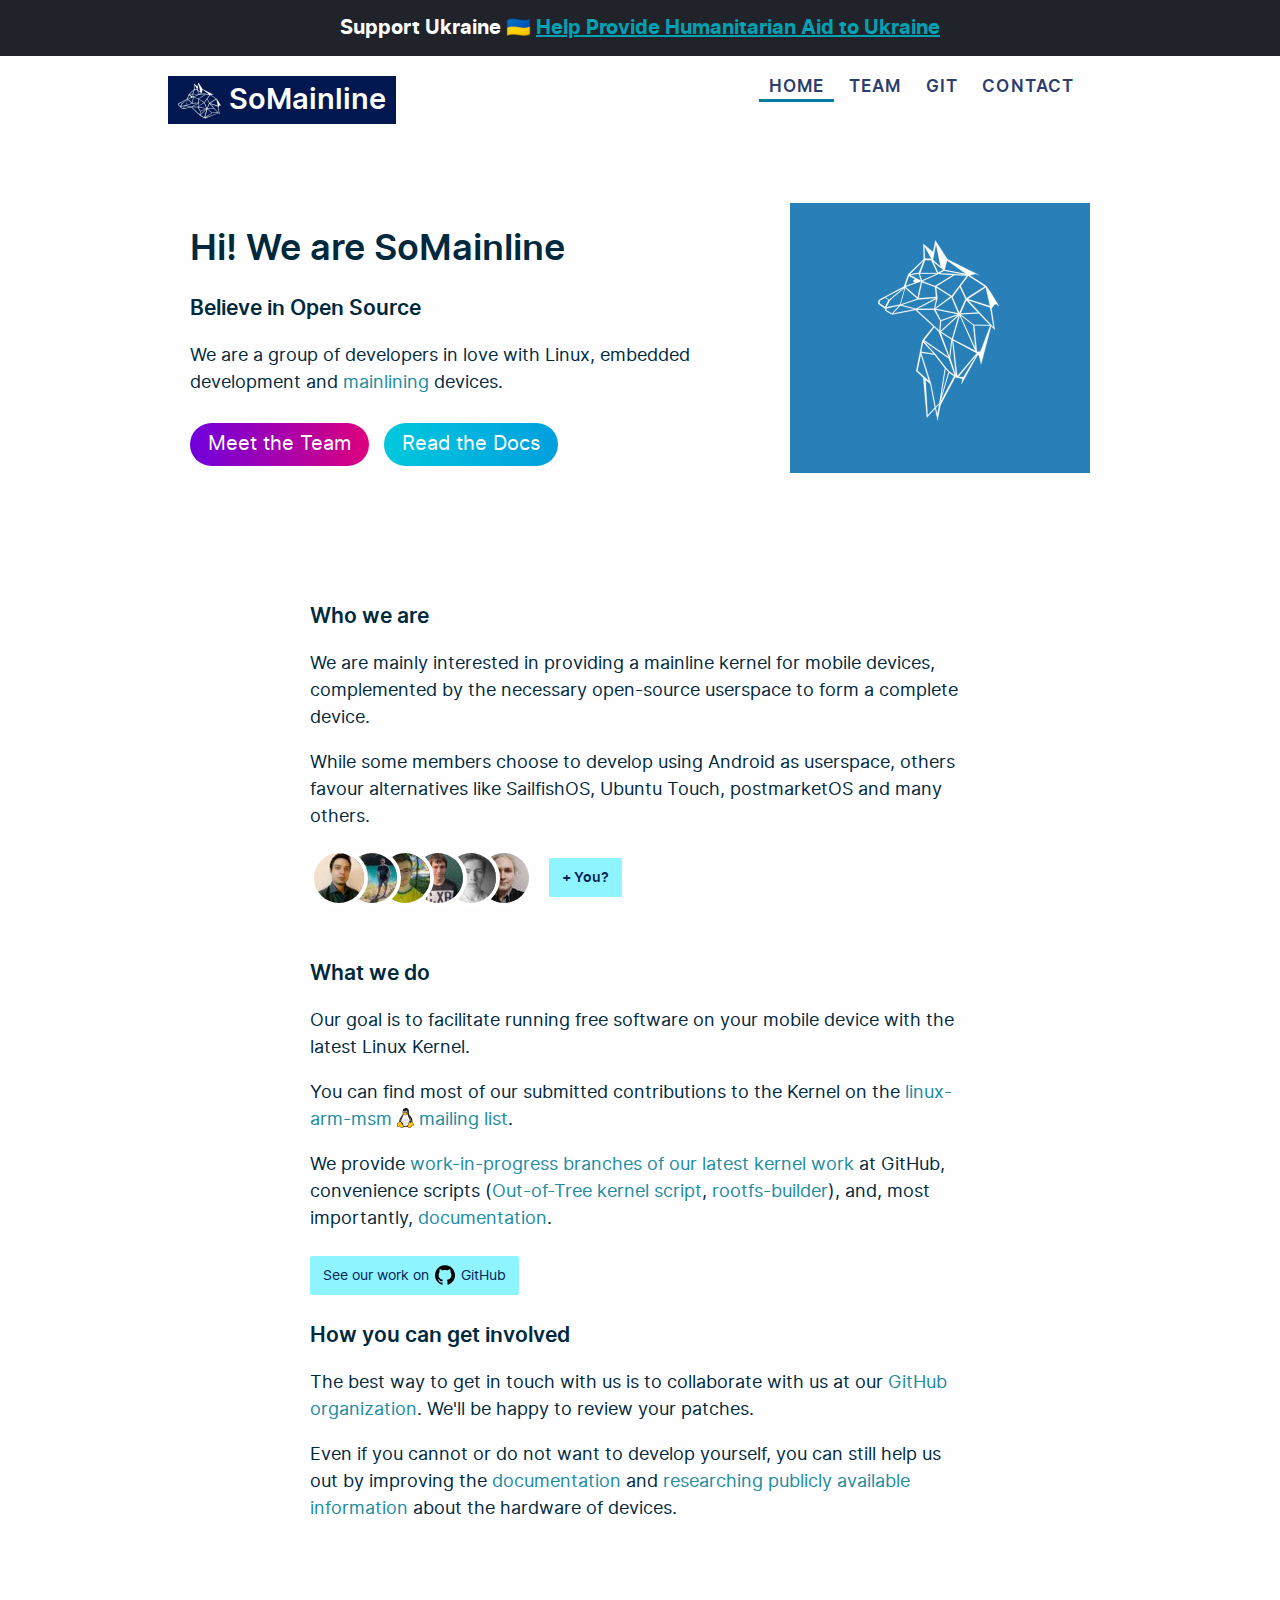
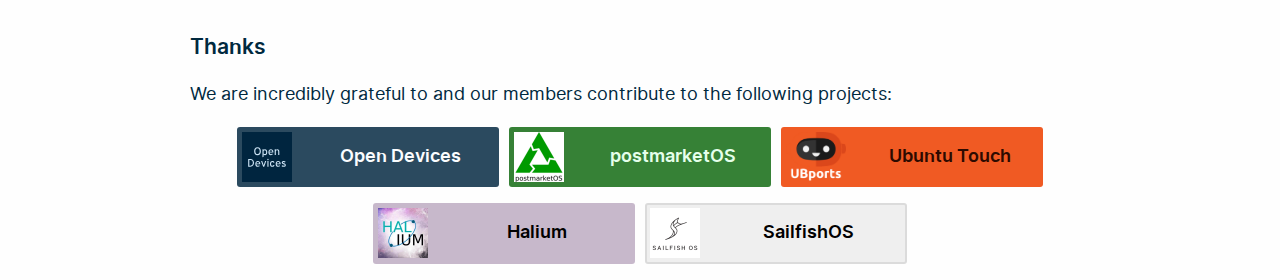
<file: index.html>
<!DOCTYPE html>
<head>
  <title>Home &middot; SoMainline</title>
  <meta charset="utf-8" />
  <meta name="viewport" content="width=device-width, initial-scale=1">
  <link rel="shortcut icon" type="image/x-png" href="/favicon.png">
  <link rel="stylesheet" href="/style_somainline.css" />
  <meta property="og:title" content="Home &middot; SoMainline" />
  <meta property="og:type" content="website" />
  <meta property="og:url" content="https://hobovrlabs.org/" />
  <meta property="og:site_name" content="SoMainline" />
  <meta property="og:description" content="Believe in Open Source-  We are a group of developers in love with Linux, embedded development and mainlining devices" />
  <meta property="og:image" content="/img/logo-square-filled.png" />
  <meta property="og:image:alt" content="SoMainline Logo" />
</head>

<body>

<div class="announcement-container" role="banner">
  <div class="announcement">Support Ukraine 🇺🇦
    <a href="/ukraine/">Help Provide Humanitarian Aid to Ukraine</a>
  </div>
</div>

<header>
  <div class="header-logo">
    <a href="/">
      <img loading="lazy" class="sitewide-logo" src="/img/logo-square-optim.svg"/>
      SoMainline
    </a>
  </div>

  <nav>
    <a class="selected" href="/">Home</a>
    <a href="/team/">Team</a>
    <a href="https://github.com/SoMainline/">Git</a>
    <a href="/contact/">Contact</a>
   </nav>
</header>

<div class="justify-center-med justify-center-sm" style="max-width: 1200px; width: 100%; margin: 0 auto 2em; display: flex; align-content: end;">

  <div class="flex-half-med flex-nogrow-med reading">
  <h1 class="center-vs">Hi! We are SoMainline</h1>
  <h3>Believe in Open Source</h3>
  <p>We are a group of developers in love with Linux, embedded development and
  <a href="https://wiki.postmarketos.org/wiki/Mainlining">mainlining</a> devices.</p>
  <div class="button-container">
  <a class="rounded-button emphasis-button" href="/team/">Meet the Team</a>
  <a class="rounded-button" href="https://docs.somainline.org">Read the Docs</a>
  </div><!-- end .button-container -->
  </div><!-- end .flex-half-med -->

  <div class="landing-logo flex-half-med flex-med hide-sm landing-img">
    <img loading="lazy" class="landing-logo-img" src='/img/logo-optim.svg' />
  </div><!-- end .flex-half-med -->

</div>

<div class="h-spacer-med">
</div>

<div style="max-width: 660px; margin: 0 auto;" class="reading fullwidth-sm">

  <h3>Who we are</h3>
  <p>We are mainly interested in providing a mainline kernel for mobile devices, complemented by the necessary open-source userspace to form a complete device.</p>
  <p>While some members choose to develop using Android as userspace, others favour alternatives like SailfishOS, Ubuntu Touch, postmarketOS and many others.</p>
  <!--
  <p>Many team members are also part of the
  <a href="https://opendevices.ix5.org/">Open Devices Project</a> and regularly contribute to the
  <a href="https://github.com/sonyxperiadev/"><code>sonyxperiadev</code></a> Android repositories.</p>
  -->

  <a class="avatars" href="/team/">
  <div class="avatar-invite">
    <span class="muted-button">+ You?</span>
  </div>
  <div class="avatar">
  <img src="/img/team-oleg_thumb.jpeg">
  </div>
  <div class="avatar">
  <img src="/img/team-jami_thumb.jpeg">
  </div>
  <div class="avatar">
  <img src="/img/team-martin_thumb.jpeg">
  </div>
  <div class="avatar">
  <img src="/img/team-konrad_thumb.jpeg">
  </div>
  <div class="avatar">
  <img src="/img/team-marijn_thumb.jpeg">
  </div>
  <div class="avatar">
  <img  src="/img/team-angelo_thumb.jpeg">
  </div>
  </a><!-- end .avatars -->

</div>

<div style="max-width: 660px; margin: 0 auto;" class="reading fullwidth-sm">
  <h3>What we do</h3>
  <p>Our goal is to facilitate running free software on your mobile device with the latest Linux Kernel.</p>
  <p>You can find most of our submitted contributions to the Kernel on the
  <a href="https://patchwork.kernel.org/project/linux-arm-msm/list/">
    linux-arm-msm
    <img height=20 style="vertical-align: middle" src="/img/tux.svg" alt="Tux Logo" />
    mailing list</a>.
  </p>
  <p>We provide
  <a href="https://github.com/SoMainline/linux">work-in-progress branches of our latest kernel work</a> at GitHub,
  <!-- TODO publish <a href="https://github.com/SoMainline/device-mainline-common">Android device trees for simplified mainline development</a>, -->
  convenience scripts
  (<a href="https://github.com/MarijnS95/oot">Out-of-Tree kernel script</a>,
  <a href="https://github.com/SoMainline/arch-rootfs-builder">rootfs-builder</a>),
  and, most importantly,
  <a href="https://docs.somainline.org/">documentation</a>.</p>
  <p>
  <a class="muted-button" href="https://github.com/somainline">See our work on
    <img width=20 height=20 style="padding: 0 2px; vertical-align: middle" src="/img/github.svg" alt="">
    GitHub</a>
  </p>

</div>

<div style="max-width: 660px; margin: 0 auto;" class="reading fullwidth-sm">
  <h3>How you can get involved</h3>
<p>The best way to get in touch with us is to collaborate with us at our
<a href="https://github.com/SoMainline/">GitHub organization</a>.
We'll be happy to review your patches.</p>
<p>
Even if you cannot or do not want to develop yourself, you can still help us
out by improving the
<a href="https://github.com/SoMainline/docs.somainline.org/">documentation</a> and
<a href="https://docs.halium.org/en/latest/supplementary/devices/index.html#getting-the-info">researching publicly available information</a>
about the hardware of devices.
</p>
</div>

<div class="h-spacer-med">
</div>

<div style="max-width: 900px; margin: 0 auto;" class="reading fullwidth-sm">
  <h3>Thanks</h3>
<p>
We are incredibly grateful to and our members contribute to the following projects:
</p>

<div class="container">
  <a href="https://opendevices.ix5.org/" class="item blue">
    <img loading="lazy" src="/img/opendevices3.svg" alt="">
    <h4>Open Devices</h4>
  </a>
  <a href="https://wiki.postmarketos.org/wiki/Main_Page" class="item green">
    <img loading="lazy" src="/img/postmarketos-logo_thumb_quant.png" alt="">
    <h4>postmarketOS</h4>
  </a>
  <a href="https://ubports.com/" class="item orange">
    <img loading="lazy" src="/img/ubports-logo_quant.png" alt="">
    <h4>Ubuntu Touch</h4>
  </a>
  <a href="https://docs.halium.org/en/latest/" class="item purple">
    <img loading="lazy" src="/img/halium-logo_thumb_quant.png" alt="">
    <h4>Halium</h4>
  </a>
  <a href="https://sailfishos.org/" class="item white">
    <img loading="lazy" src="/img/sailfish-logo_thumb_quant.png" alt="">
    <h4>SailfishOS</h4>
  </a>
</div>

</div>

</div><!-- end .reading -->

</body>
</file>
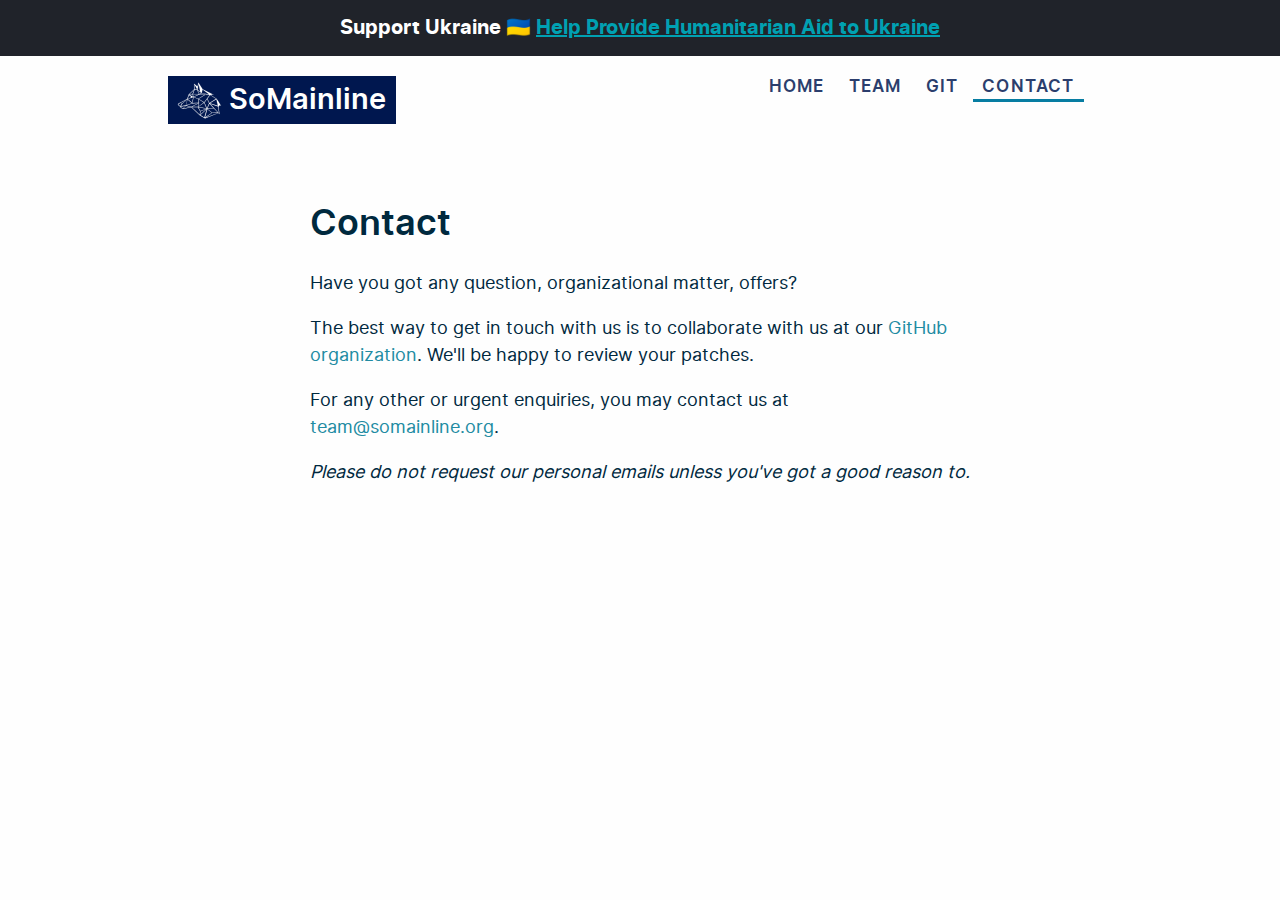
<file: contact/index.html>
<!DOCTYPE html>
<head>
  <title>Contact &middot; SoMainline</title>
  <meta charset="utf-8" />
  <meta name="viewport" content="width=device-width, initial-scale=1">
  <link rel="shortcut icon" type="image/x-png" href="/favicon.png">
  <link rel="stylesheet" href="/style_somainline.css" />
  <meta property="og:title" content="Contact &middot; SoMainline" />
  <meta property="og:type" content="website" />
  <meta property="og:url" content="https://somainline.org" />
  <meta property="og:site_name" content="SoMainline" />
  <meta property="og:description" content="Believe in Open Source-  We are a group of developers in love with Linux, embedded development and mainlining devices" />
  <meta property="og:image" content="/img/logo-square-filled.png" />
  <meta property="og:image:alt" content="SoMainline Logo" />
</head>

<body>

<div class="announcement-container" role="banner">
  <div class="announcement">Support Ukraine 🇺🇦
    <a href="/ukraine/">Help Provide Humanitarian Aid to Ukraine</a>
  </div>
</div>

<header>
  <div class="header-logo">
    <a href="/">
      <img loading="lazy" class="sitewide-logo" src="/img/logo-square-optim.svg"/>
      SoMainline
    </a>
  </div>

  <nav>
    <a href="/">Home</a>
    <a href="/team/">Team</a>
    <a href="https://github.com/SoMainline/">Git</a>
    <a class="selected" href="/contact/">Contact</a>
   </nav>
</header>

<div style="max-width: 660px; margin: 0 auto;" class="reading fullwidth-sm">
<h1>Contact</h1>
<p>
Have you got any question, organizational matter, offers?
</p>
<p>The best way to get in touch with us is to collaborate with us at our
<a href="https://github.com/SoMainline/">GitHub organization</a>.
We'll be happy to review your patches.</p>
<p>For any other or urgent enquiries, you may contact us at <a href="mailto:team@somainline.org">team@somainline.org</a>.</p>
<p>
<em>Please do not request our personal emails unless you've got a good reason to.</em>
</p>
</div>

<div class="h-spacer-med">
</div>

</body>
</file>
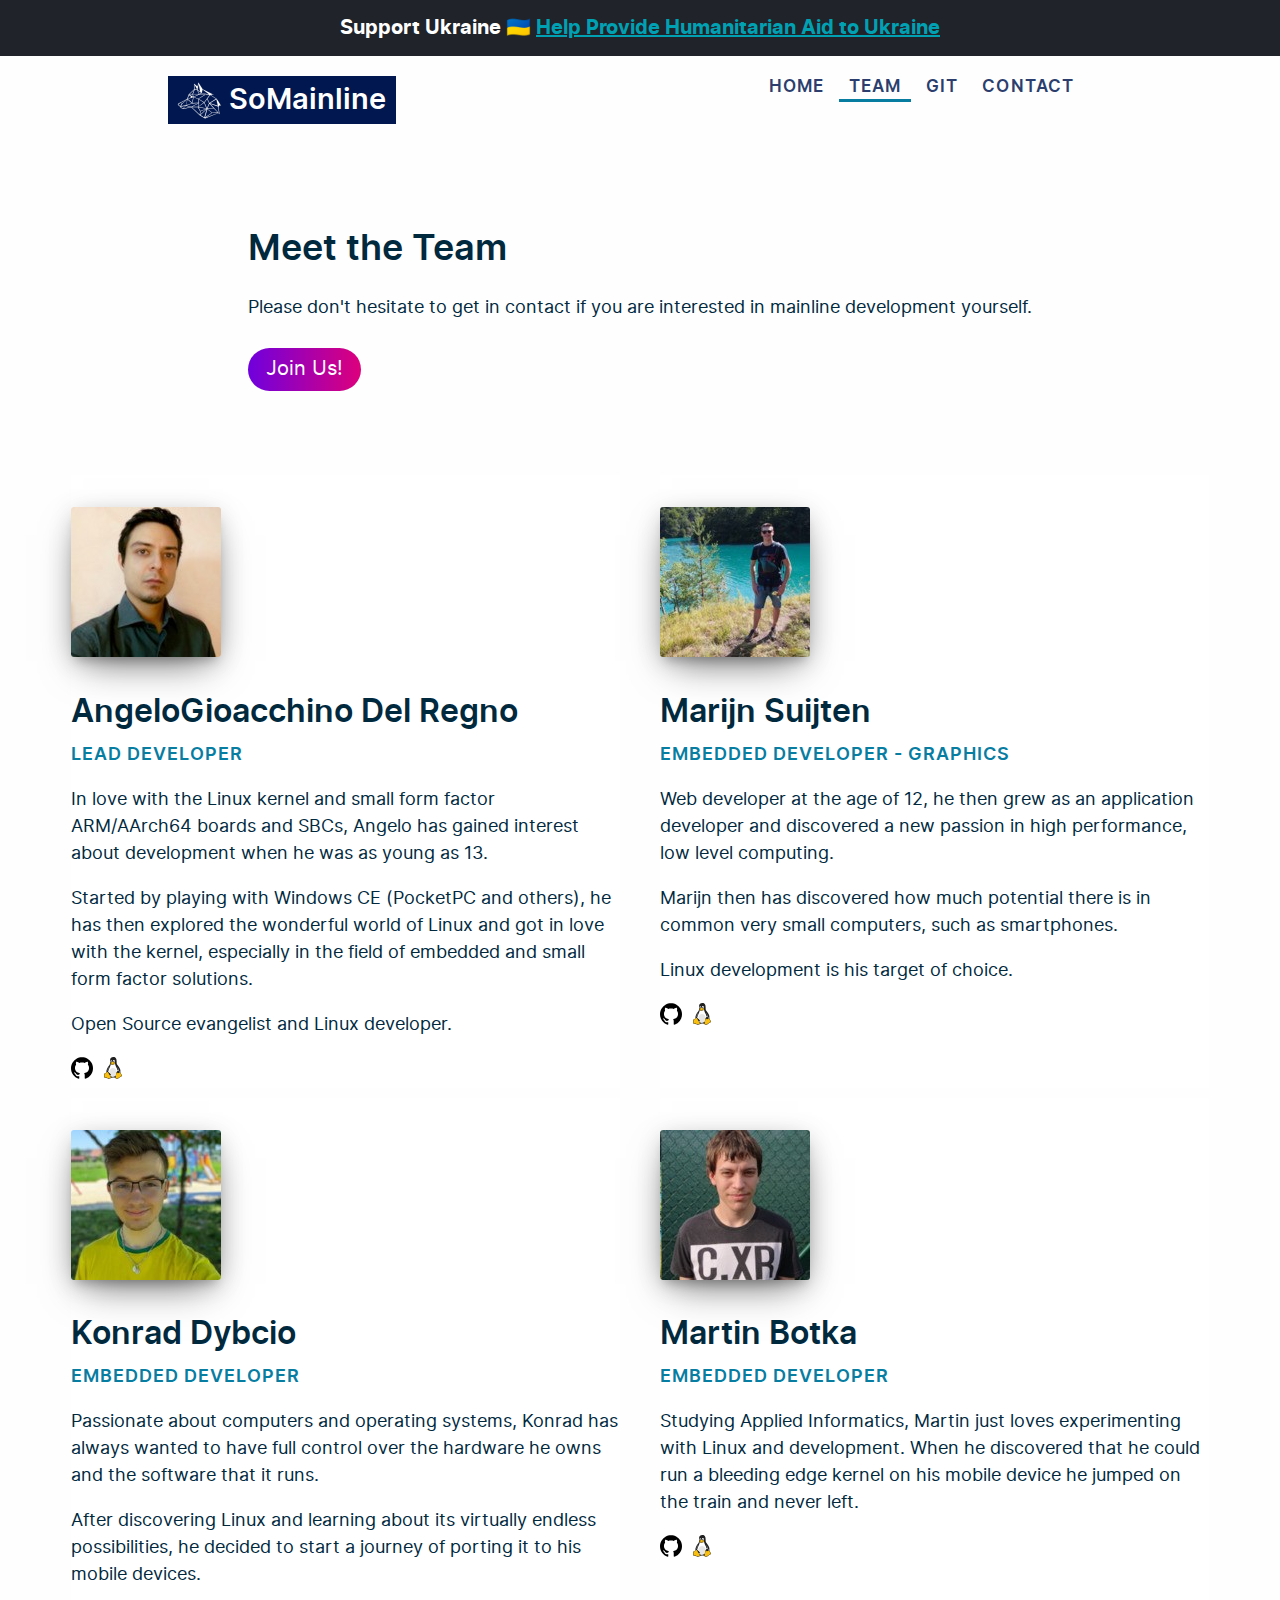
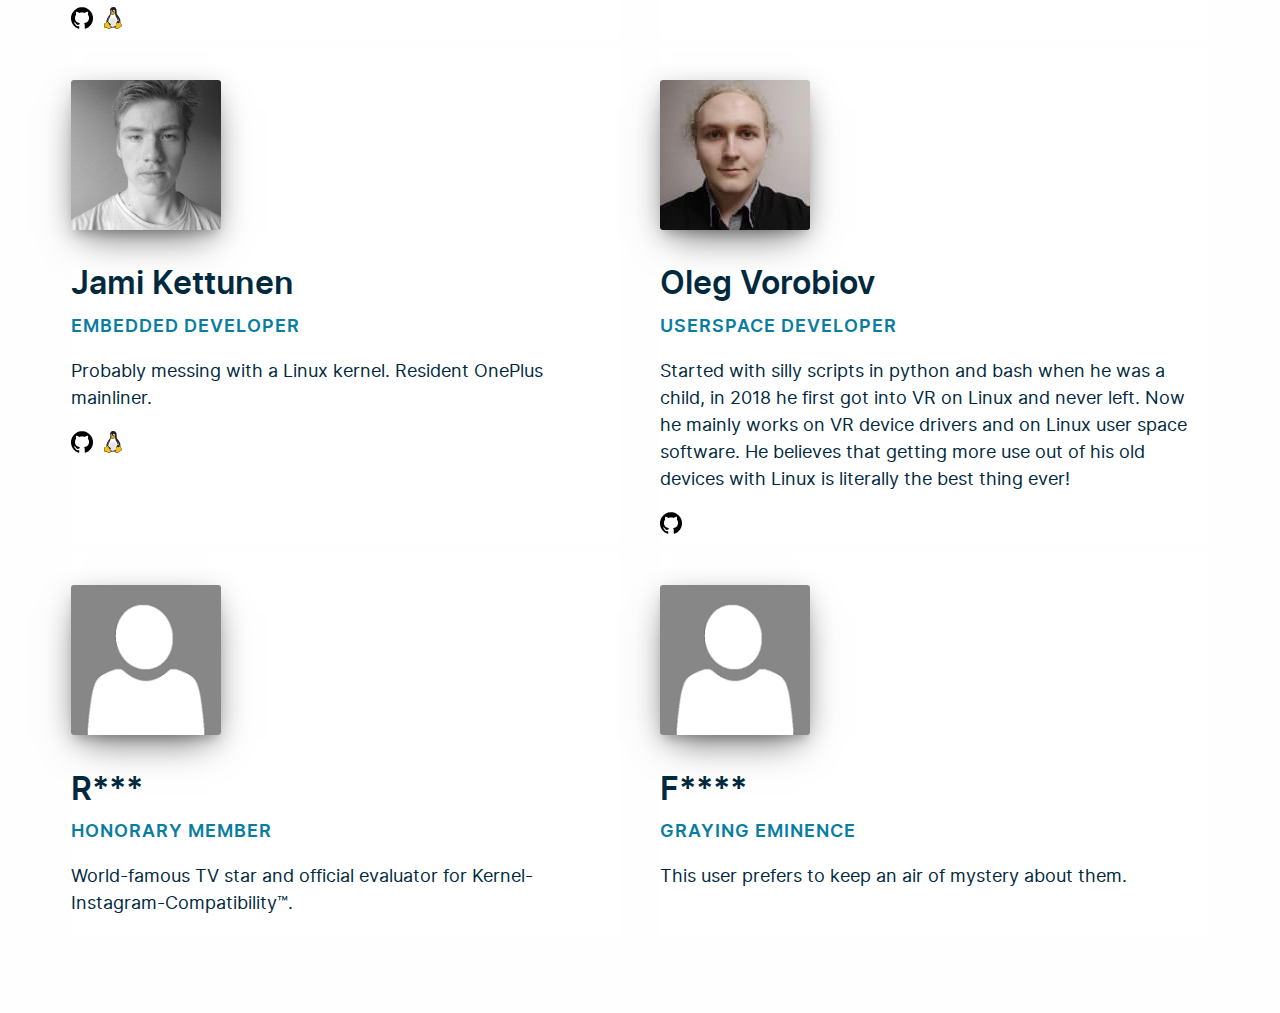
<file: team/index.html>
<!DOCTYPE html>
<head>
  <title>Team &middot; SoMainline</title>
  <meta charset="utf-8" />
  <meta name="viewport" content="width=device-width, initial-scale=1">
  <link rel="shortcut icon" type="image/x-png" href="/favicon.png">
  <link rel="stylesheet" href="/style_somainline.css" />
  <meta property="og:title" content="Team &middot; SoMainline" />
  <meta property="og:type" content="website" />
  <meta property="og:url" content="https://somainline.org" />
  <meta property="og:site_name" content="SoMainline" />
  <meta property="og:description" content="Believe in Open Source-  We are a group of developers in love with Linux, embedded development and mainlining devices" />
  <meta property="og:image" content="/img/logo-square-filled.png" />
  <meta property="og:image:alt" content="SoMainline Logo" />
</head>

<body>

<div class="announcement-container" role="banner">
  <div class="announcement">Support Ukraine 🇺🇦
    <a href="/ukraine/">Help Provide Humanitarian Aid to Ukraine</a>
  </div>
</div>

<header>
  <div class="header-logo">
    <a href="/">
      <img loading="lazy" class="sitewide-logo" src="/img/logo-square-optim.svg"/>
      SoMainline
    </a>
  </div>

  <nav>
    <a href="/">Home</a>
    <a class="selected" href="/team/">Team</a>
    <a href="https://github.com/SoMainline/">Git</a>
    <a href="/contact/">Contact</a>
   </nav>
</header>

<div class="container">
  <div class="reading fullwidth-sm">
  <h1>Meet the Team</h1>
  <p>Please don't hesitate to get in contact if you are interested in mainline development yourself.</p>

  <div class="button-container">
  <a class="rounded-button emphasis-button" href="mailto:team@somainline.org?subject=Joining%20the%20team">Join Us!</a>
  </div>

  </div>
</div><!-- end .container -->

<div class="h-spacer-med">
</div>

<div class="container">

<div class="card">
<img class="headshot" src="/img/team-angelo.jpeg" />
<h2>AngeloGioacchino Del Regno</h2>
<h4>Lead developer</h4>
<p>
In love with the Linux kernel and small form factor ARM/AArch64 boards and
SBCs, Angelo has gained interest about development when he was as young as 13.
</p>
<p>
Started by playing with Windows CE (PocketPC and others), he has then explored
the wonderful world of Linux and got in love with the kernel, especially in the
field of embedded and small form factor solutions.
</p>
<p>
Open Source evangelist and Linux developer.
</p>
<a href="https://github.com/kholk">
<img loading="lazy" class="darkinvert" style="width: 1.2em; height: 1.2em; margin-right: 0.4rem;" src="/img/github.svg" alt="GitHub" />
</a>
<!-- <a href="https://patchwork.kernel.org/project/linux-arm-msm/list/?submitter=196141&state=%2A&archive=both"> -->
<!-- <img loading="lazy" style="height: 1.2em" src="/img/tux.svg" alt="Mailing List archive" /> -->
<a href="https://git.kernel.org/pub/scm/linux/kernel/git/torvalds/linux.git/log/?qt=author&q=AngeloGioacchino%20Del%20Regno">
<img loading="lazy" style="height: 1.2em" src="/img/tux.svg" alt="Kernel Contributions" />
</a>
</div> <!-- end .card -->

<div class="card">
<img class="headshot" src="/img/team-marijn.jpeg" />
<h2>Marijn Suijten</h2>
<h4>Embedded developer - Graphics</h4>
<p>
Web developer at the age of 12, he then grew as an application developer and discovered a new passion in high performance, low level computing.
</p>
<p>
Marijn then has discovered how much potential there is in common very small computers, such as smartphones.
</p>
<p>
Linux development is his target of choice.
</p>
<a href="https://github.com/MarijnS95">
<img loading="lazy" class="darkinvert" style="width: 1.2em; height: 1.2em; margin-right: 0.4rem;" src="/img/github.svg" alt="GitHub" />
</a>
<!-- <a href="https://patchwork.kernel.org/project/linux-arm-msm/list/?submitter=195579&state=%2A&archive=both"> -->
<!-- <img loading="lazy" style="height: 1.2em" src="/img/tux.svg" alt="Mailing List archive" /> -->
<a href="https://git.kernel.org/pub/scm/linux/kernel/git/torvalds/linux.git/log/?qt=author&q=Marijn%20Suijten">
<img loading="lazy" style="height: 1.2em" src="/img/tux.svg" alt="Kernel Contributions" />
</a>
</div> <!-- end .card -->

<div class="card">
<img class="headshot" src="/img/team-konrad.jpeg" />
<h2>Konrad Dybcio</h2>
<h4>Embedded developer</h4>
<p>
Passionate about computers and operating systems, Konrad has always wanted to
have full control over the hardware he owns and the software that it runs.
</p>
<p>
After discovering Linux and learning about its virtually endless possibilities,
he decided to start a journey of porting it to his mobile devices.
</p>
<a href="https://github.com/konradybcio">
<img loading="lazy" class="darkinvert" style="width: 1.2em; height: 1.2em; margin-right: 0.4rem;" src="/img/github.svg" alt="GitHub" />
</a>
<!-- <a href="https://patchwork.kernel.org/project/linux-arm-msm/list/?submitter=195665&archive=both&state=*"> -->
<!-- <img loading="lazy" style="height: 1.2em" src="/img/tux.svg" alt="Mailing List archive" /> -->
<a href="https://git.kernel.org/pub/scm/linux/kernel/git/torvalds/linux.git/log/?qt=author&q=Konrad+Dybcio">
<img loading="lazy" style="height: 1.2em" src="/img/tux.svg" alt="Kernel Contributions" />
</a>
</div> <!-- end .card -->

<div class="card">
<img class="headshot" src="/img/team-martin.jpeg" />
<h2>Martin Botka</h2>
<h4>Embedded developer</h4>
<p>
Studying Applied Informatics, Martin just loves experimenting with Linux and
development. When he discovered that he could run a bleeding edge kernel on his
mobile device he jumped on the train and never left.
</p>
<a href="http://github.com/haxk20">
<img loading="lazy" class="darkinvert" style="width: 1.2em; height: 1.2em; margin-right: 0.4rem;" src="/img/github.svg" alt="GitHub" />
</a>
<a href="https://git.kernel.org/pub/scm/linux/kernel/git/torvalds/linux.git/log/?qt=author&q=Martin+Botka">
<img loading="lazy" style="height: 1.2em" src="/img/tux.svg" alt="Kernel Contributions" />
</a>
<!--
<a href="">
<img loading="lazy" style="height: 1.2em" src="/img/tux.svg" alt="Mailing List archive" />
</a>
-->
</div> <!-- end .card -->

<div class="card">
<img class="headshot" src="/img/team-jami.jpeg" />
<h2>Jami Kettunen</h2>
<h4>Embedded developer</h4>
<p>
Probably messing with a Linux kernel. Resident OnePlus mainliner.
</p>
<a href="https://github.com/JamiKettunen">
<img loading="lazy" class="darkinvert" style="width: 1.2em; height: 1.2em; margin-right: 0.4rem;" src="/img/github.svg" alt="GitHub" />
</a>
<a href="https://patchwork.kernel.org/project/linux-arm-msm/list/?submitter=198009&state=%2A&archive=both">
<img loading="lazy" style="height: 1.2em" src="/img/tux.svg" alt="Mailing List archive" />
</a>
</div> <!-- end .card -->

<div class="card">
<img class="headshot" src="/img/team-oleg.jpeg" />
<h2>Oleg Vorobiov</h2>
<h4>Userspace developer</h4>
<p>
Started with silly scripts in python and bash when he was a child, in 2018 he first got into VR on Linux and never left.
Now he mainly works on VR device drivers and on Linux user space software. He believes that getting more use out of his
old devices with Linux is literally the best thing ever!
</p>
<a href="https://github.com/okawo80085">
<img loading="lazy" class="darkinvert" style="width: 1.2em; height: 1.2em; margin-right: 0.4rem;" src="/img/github.svg" alt="GitHub" />
</a>
</div> <!-- end .card -->

<div class="card">
<!-- do not use further compressed jpeg image... -->
<img class="headshot" src="/img/team-anon.png" />
<h2>R***</h2>
<h4>Honorary member</h4>
<p>
World-famous TV star and official evaluator for Kernel-Instagram-Compatibility&trade;.
</p>
</div> <!-- end .card -->

<div class="card">
<!-- do not use further compressed jpeg image... -->
<img class="headshot" src="/img/team-anon.png" />
<h2>F****</h2>
<h4>Graying eminence</h4>
<p>
This user prefers to keep an air of mystery about them.
</p>
</div> <!-- end .card -->

</div> <!-- end .container -->

<div class="h-spacer-med">
</div>

</body>
</file>
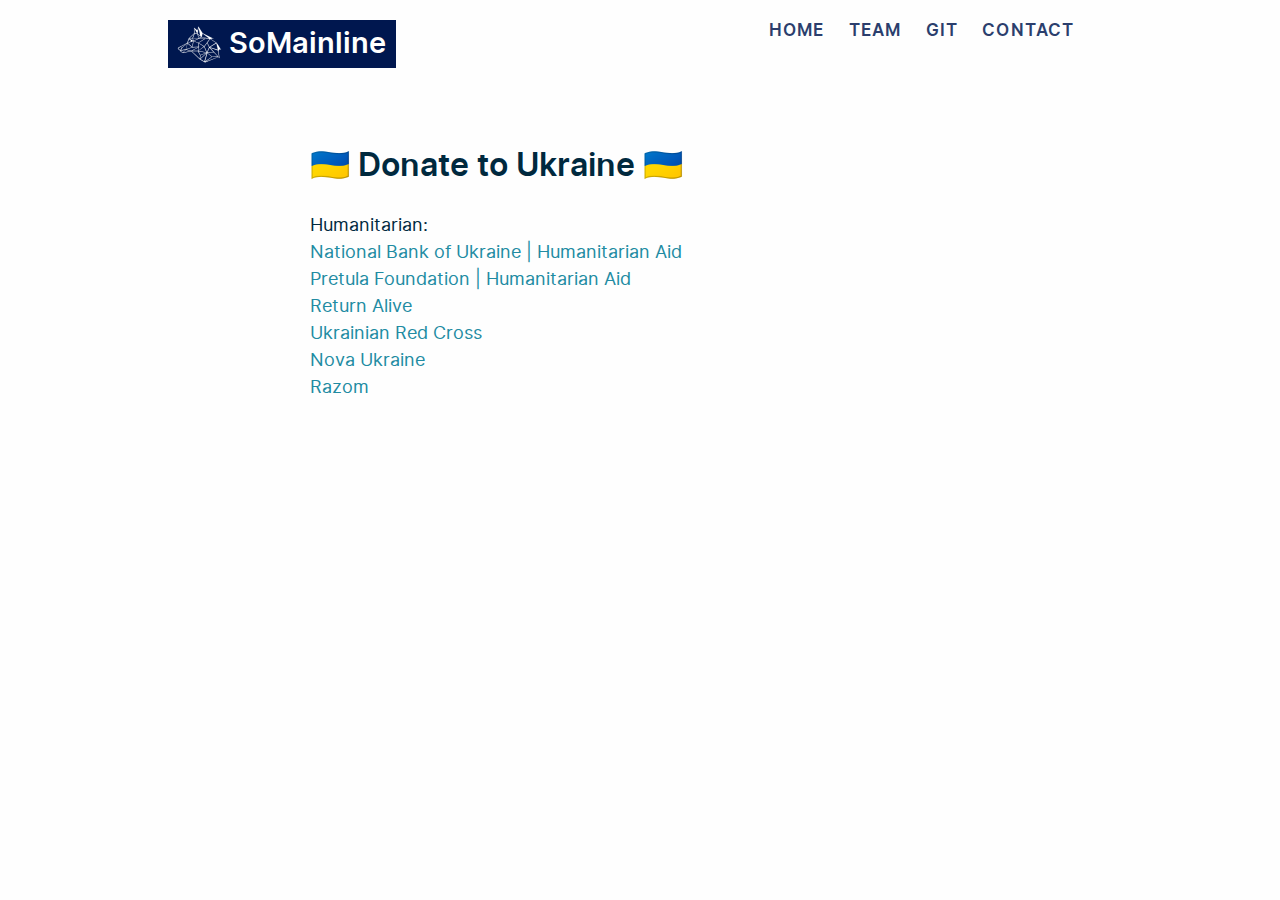
<file: ukraine/index.html>
<!DOCTYPE html>
<head>
  <title>Donate to Ukraine &middot; SoMainline</title>
  <meta charset="utf-8" />
  <meta name="viewport" content="width=device-width, initial-scale=1">
  <link rel="shortcut icon" type="image/x-png" href="/favicon.png">
  <link rel="stylesheet" href="/style_somainline.css" />
  <meta property="og:title" content="Donate to Ukraine &middot; SoMainline" />
  <meta property="og:type" content="website" />
  <meta property="og:url" content="https://somainline.org" />
  <meta property="og:site_name" content="SoMainline" />
  <meta property="og:description" content="Believe in Open Source-  We are a group of developers in love with Linux, embedded development and mainlining devices" />
  <meta property="og:image" content="/img/logo-square-filled.png" />
  <meta property="og:image:alt" content="SoMainline Logo" />
</head>

<body>

<header>
  <div class="header-logo">
    <a href="/">
      <img loading="lazy" class="sitewide-logo" src="/img/logo-square-optim.svg"/>
      SoMainline
    </a>
  </div>

  <nav>
    <a href="/">Home</a>
    <a href="/team/">Team</a>
    <a href="https://github.com/SoMainline/">Git</a>
    <a href="/contact/">Contact</a>
   </nav>
</header>

<div style="max-width: 660px; margin: 0 auto;" class="reading fullwidth-sm">
  <h2> 🇺🇦 Donate to Ukraine  🇺🇦</h2>
  <p>
  Humanitarian:<br>
  <a href="https://bank.gov.ua/ua/about/humanitarian-aid-to-ukraine">National Bank of Ukraine | Humanitarian Aid</a><br>
  <a href="https://aid.prytulafoundation.org/en/">Pretula Foundation | Humanitarian Aid</a><br>
  <a href="https://savelife.in.ua/">Return Alive</a><br>
  <a href="https://redcross.org.ua/en/">Ukrainian Red Cross</a><br>
  <a href="https://novaukraine.org/">Nova Ukraine</a><br>
  <a href="https://www.razomforukraine.org/">Razom</a><br>
  </p>
</div>

<div class="h-spacer-med">
</div>

</body>
</file>
<file: style_somainline.css>
/* Inter typeface
 * SIL OFL 1.1 - http://scripts.sil.org/OFL
 * Copyright (c) 2016-2020 The Inter Project Authors
 * https://github.com/rsms/inter
 * Version 3.13 - using western languages subset
 * webfonts generated using https://www.fontsquirrel.com/tools/webfont-generator
 */
@font-face {
    font-family: 'Inter';
    font-weight: 400;
    font-style: normal;
    src: url('/type/inter-regular.woff') format('woff');
}
/*
@font-face {
    font-family: 'Inter';
    font-weight: 400;
    font-style: italic;
    src: url('/type/inter-italic.woff') format('woff');
}
*/
@font-face {
    font-family: 'Inter';
    font-weight: 600;
    font-style: normal;
    src: url('/type/inter-semibold.woff') format('woff');
}
@font-face {
    font-family: 'Inter';
    font-weight: 700;
    font-style: normal;
    src: url('/type/inter-bold.woff') format('woff');
}

/* Generic element styling */
body {
    font-size: 18px;
    font-weight: 400;
    line-height: 1.5em;
    color: #00293e;
    font-family: "Inter", "Libre Franklin", "Dejavu Sans", "Roboto", sans-serif;
    margin: 0 auto;
    padding: 0;
    text-align: left;
    background: #fefefe;
}
a {
    text-decoration: none;
    color: #218ba2;
}
h1, h2, h3, h4, h5, h5 {
    font-weight: 600;
}
h1 {
    line-height: 1.2em;
}
h2 {
    font-size: 1.8em;
    line-height: 1.2em;
}
li {
    margin: 0.3rem 0;
}
b, strong {
    font-weight: 700;
}
code {
    background: #edf5f7;
    padding: 0.1em 0.16em;
    color: #002942;
}

/* Navbar and header */
header {
    margin: 0 auto;
    text-align: center;
    padding: 0.8rem 0 0;
    display: flex;
    padding: 0.8rem 0 0;
    font-size: 16px;
}
nav {
    float: none;
    display: inline-block;
}
nav a {
    /* color: #00174f; */
    /* Need to mute color a bit due to font weight of 600 */
    color: #2b3e6d;
    /* font-family: "Overpass", sans-serif; */
    font-family: "Inter", sans-serif;
    /* 500 would be nicer, but let's not pull in another weight of Inter just
     * for this */
    /* font-weight: 500; */
    font-weight: 600;
    letter-spacing: 0.073rem;
    text-transform: uppercase;
    line-height: 2.4rem;
}
nav a.selected {
    border-bottom: 3px solid #077da2
}
.header-logo {
    /* color: #00174f; */
    font-weight: 600;
    font-size: 1.66rem;
    display: inline-block;
    line-height: 2.4rem;
}
.header-logo a {
    /* color: #00174f; */
    line-height: 2rem;
    padding: 0.6rem;
    background: #00174f;
    color: white;
}
.sitewide-logo {
    /* background: #00262f; */
    vertical-align: middle;
}


/* General media queries */
@media (max-width:500px) {
    header {
        flex-flow: column nowrap;
    }
    .center-vs {
        text-align: center;
    }
}
@media (min-width:501px) {
    header {
        margin-bottom: 5rem;
    }
    .header-logo {
        width: 44%;
    }
    nav {
        width: 56%;
    }
}
@media (max-width: 750px) {
    nav a {
        font-size: 0.8rem;
        padding: 0.4rem 0.4rem 0.2rem;
    }
    .header-logo {
        margin-bottom: 0.4rem;
    }
    .header-logo a {
        font-size: 1.4rem;
    }
    .sitewide-logo {
        width: 35px;
        height: 35px;
        object-fit: contain;
    }
    .item {
        flex-basis: 100%;
    }
}
@media (min-width: 751px) {
    nav a {
        font-size: 1.06rem;
        padding: 0.4rem 0.6rem 0.2rem;
    }
    .container {
        padding: 0 30px;
    }
    .header-logo {
        margin-top: 0.6rem;
    }
    .header-logo a {
        font-size: 1.8rem;
    }
    .sitewide-logo {
        width: 45px;
        object-fit: contain;
        height: 45px;
    }
    .card {
        flex-basis: 45%;
        flex-grow: 0;
    }
    .item {
        flex-basis: 30%;
    }
}

/* Landing page */
.landing-logo {
    background: #2980B9;
    max-width: 300px;
    align-items: center;
    justify-content: center;
    /* opacity: 0.74; */
}
.landing-logo-img {
    object-fit: contain;
    width: 180px;
    height: auto;
    max-width: 50%;
    /* align-items: center; */
    /* justify-content: center; */
}


/* Flex container for grid items, children */
.container {
    display: flex;
    flex-direction: row;
    flex-wrap: wrap;
    justify-content: center;
    max-width: 1400px;
    margin: 0 auto;
}
.card {
    /* flex-grow: 1; */
    border-radius: 2px;
    /* padding: 5px 20px; */
    margin: 5px 20px;
    background: #ffffff;
}
.card .headshot {
    box-shadow: 0 16px 38px -12px rgba(0, 0, 0, 0.56), 0 4px 25px 0 rgba(0, 0, 0, 0.12), 0 8px 10px -5px rgba(0, 0, 0, 0.2);
    border-radius: 3px;
    height: 150px;
    width: 150px;
    margin-top: 2rem;
}
.card h2 {
    margin-bottom: 0.3em;
}
.card h4 {
    margin: 0;
    text-transform: uppercase;
    font-size: 1.1rem;
    letter-spacing: 1px;
    /* color: #27446f; */
    color: #077da2;
}

.item {
    flex-grow: 0;
    display: inline-flex;
    flex-flow: row nowrap;
    /* padding: 0 0 1rem 0; */
    padding: 5px;
    margin: 0 5px 1rem;
    border-radius: 3px;
}
.item h4 {
    margin: 0.4em 0;
    line-height: 2em;
    flex-grow: 1;
    text-align: center;
}
.item img {
    height: 50px;
    margin-right: 15px;
}
/* Tintings for project items at the bottom */
.item { color: black; }
.item.blue   { background-color: #00253fd4; color: #fbfdff; }
.item.green  { background-color: #0d680dd4; color: #e5ffeb; }
.item.orange { background-color: #f05a23;   color: #2d0a00 }
.item.purple { background-color: #bca9c1d4; }
.item.white  { background-color: #ecececd4; border: 2px solid #dbdbdb; padding: 3px; }

/* Circular avatar previews on index page
 * https://stackoverflow.com/questions/48916431/overlapping-overlaying-multiple-inline-images
 */
.avatars {
  display: inline-flex;
  flex-direction: row-reverse;
  margin-bottom: 2rem;
}
.avatar {
  position: relative;
  border: 4px solid #fff;
  border-radius: 50%;
  overflow: hidden;
  width: 50px;
  transition: .2s ease;
}
.avatar:not(:last-child) {
  margin-left: -25px;
}
.avatars:hover .avatar:not(:last-child){
  margin-left: -10px;
}
.avatar img {
  width: 100%;
  display: block;
}
.avatar-invite {
    display: flex;
    align-items: center;
    margin-left: 1rem;
    font-weight: 600;
    color: #0866ca;
}


/* Lipstick for elements */
.button-container {
    display: flex;
    flex-flow: row wrap;
}
.rounded-button {
    display: inline-block;
    background: #00ddc9;
    color: #ffffff;
    text-align: center;
    border-radius: 999px;
    /* border-radius: 4px; */
    font-size: 1.1em;
    padding: 0.4em 0.9em;
    margin: 0.4em 0.8em 0.4em 0;
    background: linear-gradient(to right,#00c8dd,#009fdd);
}
.rounded-button:last-child {
    margin-right: 0;
}
.emphasis-button {
    background: linear-gradient(to right,#6f00dd,#dd007c);
}
.muted-button {
    display: inline-block;
    /* background: #00ddc9; */
    /* Slightly too flashy */
    /* background: #54fff0; */
    background: #8ef4ff;
    color: #052157;
    text-align: center;
    border-radius: 2px;
    font-size: 0.9rem;
    padding: 0.4em 0.9em;
    /* margin: 0.4em 0.4em; */
    margin: 0.4em 0.4em 0.4em 0;
    /* background: linear-gradient(to right,#00c8dd,#009fdd); */
}
.muted-button:hover, .muted-button:focus {
    background: #00a9dd;
}

/* Utility classes */
@media (max-width: 750px) {
    .hide-sm {
        display: none;
    }
    .reading {
        padding: 0 0.8em;
    }
    .fullwidth-sm {
        /* width: 100%; */
        max-width: 100%;
    }
    .justify-center-sm {
        justify-content: center;
    }
    .h-spacer-sm {
        height: 4em;
        width: 100%;
    }
    .mar-top-sm {
        margin-top: 4em;
    }
}
@media (min-width: 751px) {
    .half-med {
        max-width: 50%;
    }
    .flex-half-med {
        flex: 1 0 50%;
    }
    .flex-third-med {
        flex: 1 0 33%;
    }
    .flex-twothirds-med {
        flex: 1 0 67%;
    }
    .flex-med {
        display: flex;
    }
    .flex-nogrow-med {
        flex-grow: 0;
    }
    .h-spacer-med {
        height: 4em;
        width: 100%;
    }
    .mar-left-med {
        margin-left: 2em;
    }
    .mar-right-med {
        margin-right: 2em;
    }
    .space-evenly-med {
        justify-content: space-evenly;
    }
    .justify-center-med {
        justify-content: center;
    }
}

@media (prefers-color-scheme: dark) {
    body {
        background: #011714;
        color: #e2f0f2;
    }
    b, strong {
        color: #ffffff;
    }
    nav a {
        color: #eefdff;
    }
    .item {
        background: #011714;
        color: #eefdff;
    }
    .item h3 {
        color: #78aaf5;
    }
    a {
        color: #27b0e6;
    }
    .card {
        background: #011714;
    }
    .darkinvert {
        filter: invert(1);
    }
}

/* Temporary banner */
.announcement-container {
    align-items: center;
    display: flex;
    background-color:#20232a;
    color:#fff;
}
.announcement {
    flex: 1 1 auto;
    padding: 5px 0;
    text-align: center;
    font-size: 20px;
    font-weight: 700;
    line-height: 40px;
    padding: 8px 30px;
}
.announcement a {
    display: inline-block;
    text-decoration: underline;
    color: #00a1b2;
}
</file>
